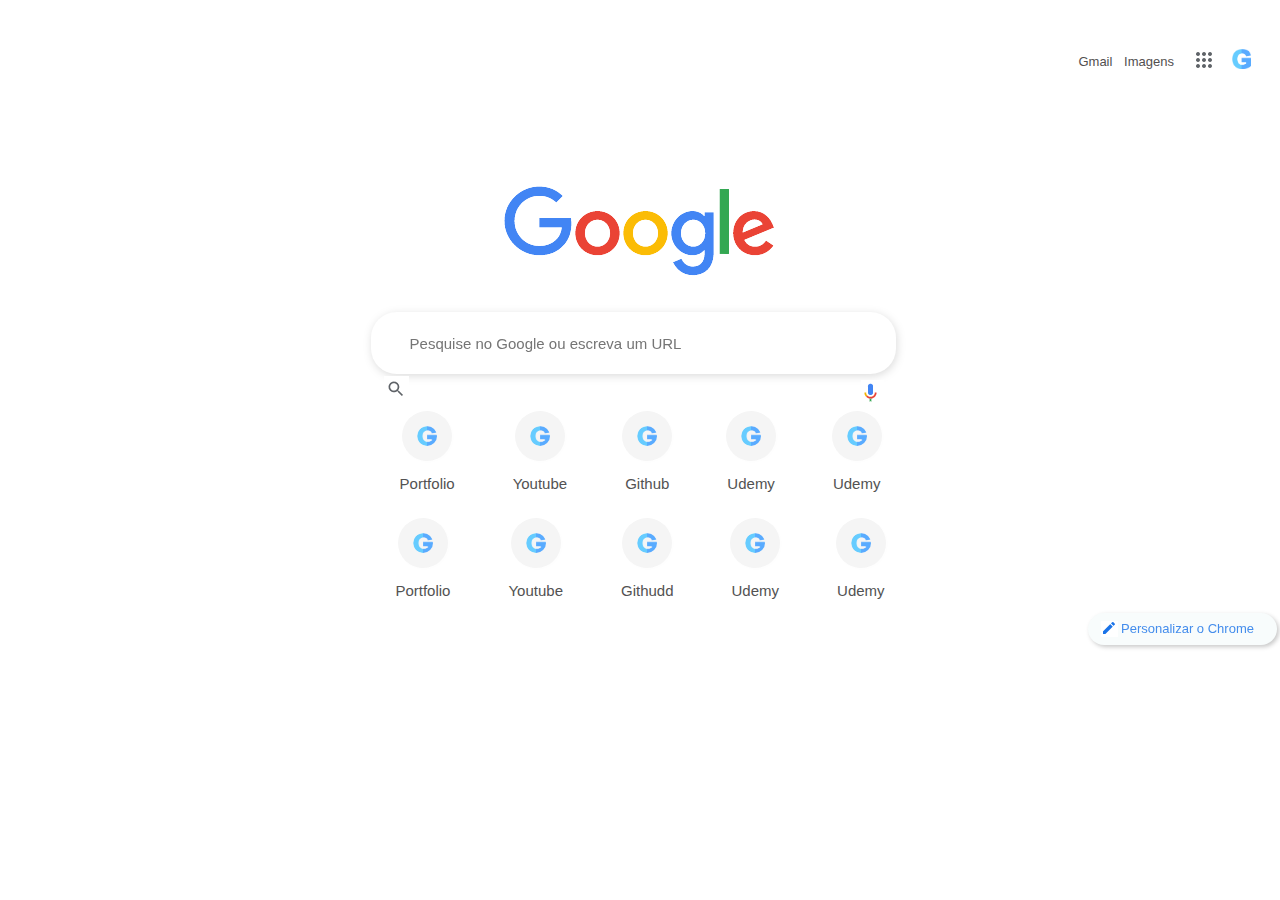
<file: Copia-de-site/index.html>
<!DOCTYPE html>
<html lang="en">
<head>
    <meta charset="UTF-8">
    <meta http-equiv="X-UA-Compatible" content="IE=edge">
    <meta name="viewport" content="width=device-width, initial-scale=1.0">
    <link rel="stylesheet" href="style-header.css">
    <link rel="stylesheet" href="style-body.css">
    <link rel="icon" href="imagens/icone-pagina.png">
    <title>Google</title>
</head>
<body>
    <header>
        <div class="topo">
            <ul class="link-topo" type="none">
                <li><a href="#">Gmail</a></li>
                <li><a href="#">Imagens</a></li>
                <li><a href="#"><img src="imagens/googleapps.png" alt="google apps"></a></li>
                <li><a href="https://portfoliotechggm.com.br"><img class="logo" src="imagens/logo.png" alt="logo"></a></li>
            </ul>
        </div>
    </header>
    
    <main>
        
        <div class="conteudo"><!--conteudo-->
            <a href="https://portfoliotechggm.com.br" target="_blank"><img class="google" src="imagens/logo-google.png"></a>
        </div><!--conteudo-->

        <div class="pesquisa-google"><!--pesquisa-google-->
            <input class="pesquisa" name="pesquisa" type="search" placeholder="Pesquise no Google ou escreva um URL">
            <figure class="icone-img">
                <img class="lupa" src="imagens/lupa.png" alt="lupa">
                <img class="microfone" src="imagens/microfone.png" alt="microfone">
            </figure>
        </div><!--pesquisa-google-->

        <div class="conteiner-destaques"><!--conteiner-destaques-->

            <nav class="tamanho-destaque">
                <ul class="link-destaque"type="none">
                    <div class="bloco"><li><a href="" alt=""><img class="img-destaques" src="imagens/logo.png">Portfolio</a></li></div>
                    <div class="bloco"><li><a href="" alt=""><img class="img-destaques" src="imagens/logo.png">Youtube</a></li></div>
                    <div class="bloco"><li><a href="" alt=""><img class="img-destaques" src="imagens/logo.png">Github </a></li></div>
                    <div class="bloco"><li><a href="" alt=""><img class="img-destaques" src="imagens/logo.png">Udemy</a></li></div>
                    <div class="bloco"><li><a href="" alt=""><img class="img-destaques" src="imagens/logo.png">Udemy</a></li></div>
                </ul>
                <ul class="link-destaque"type="none">
                    <div class="bloco"><li><a href="#" alt=""><img class="img-destaques" src="imagens/logo.png">Portfolio</a></li></div>
                    <div class="bloco"><li><a href="#" alt=""><img class="img-destaques" src="imagens/logo.png">Youtube</a></li></div>
                    <div class="bloco"><li><a href="#" alt=""><img class="img-destaques" src="imagens/logo.png">Githudd</a></li></div>
                    <div class="bloco"><li><a href="#" alt=""><img class="img-destaques" src="imagens/logo.png">Udemy</a></li></div>
                    <div class="bloco"><li><a href="#" alt=""><img class="img-destaques" src="imagens/logo.png">Udemy</a></li></div>
                </ul>
            </nav>

        </div><!--conteiner-destaques-->
        
        <div class="personalizar"><!--Personalizar-->
            <div class="discricao">

                <picture>
                    <a href="#"><img class="img-personalizar" src="imagens/lapis.png">Personalizar o Chrome</a>
                </picture>
            </div>
        </div><!--Personalizar-->

    </main>
    
    
</body>
</html>
</file>
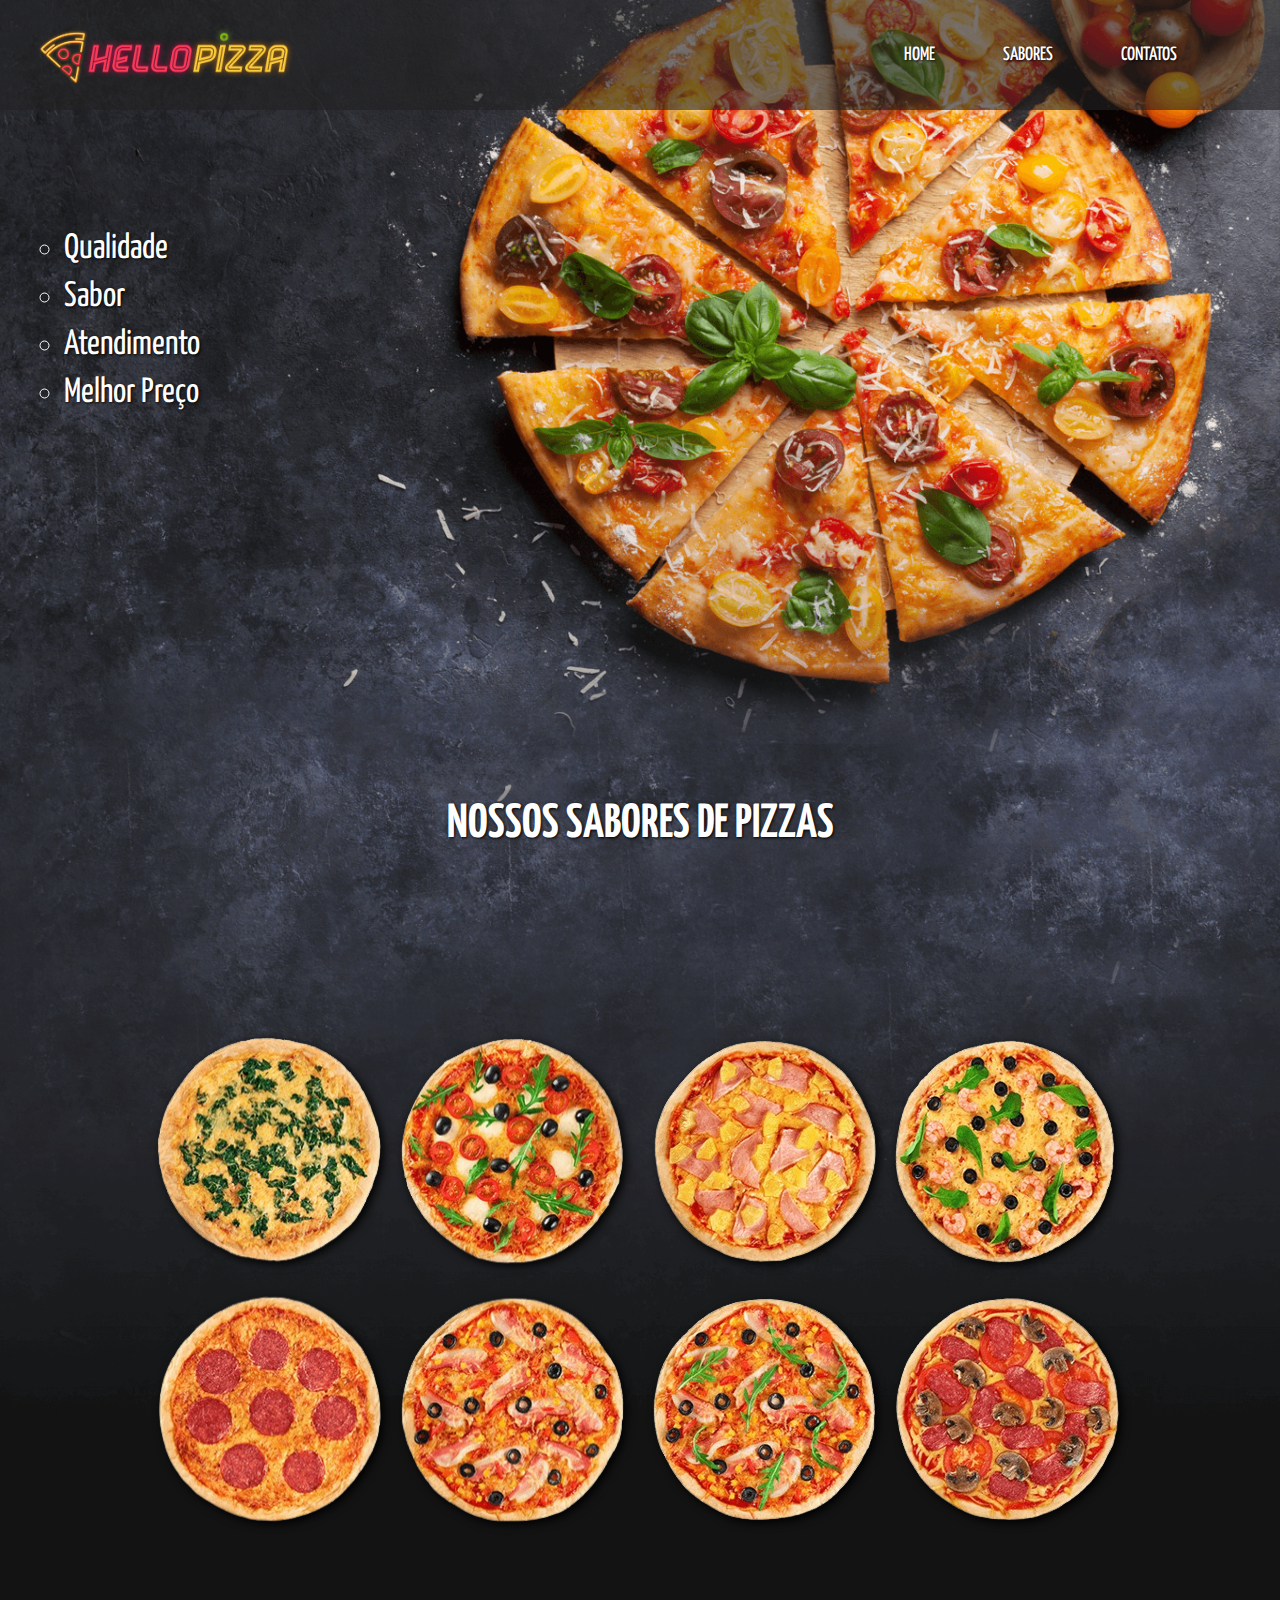
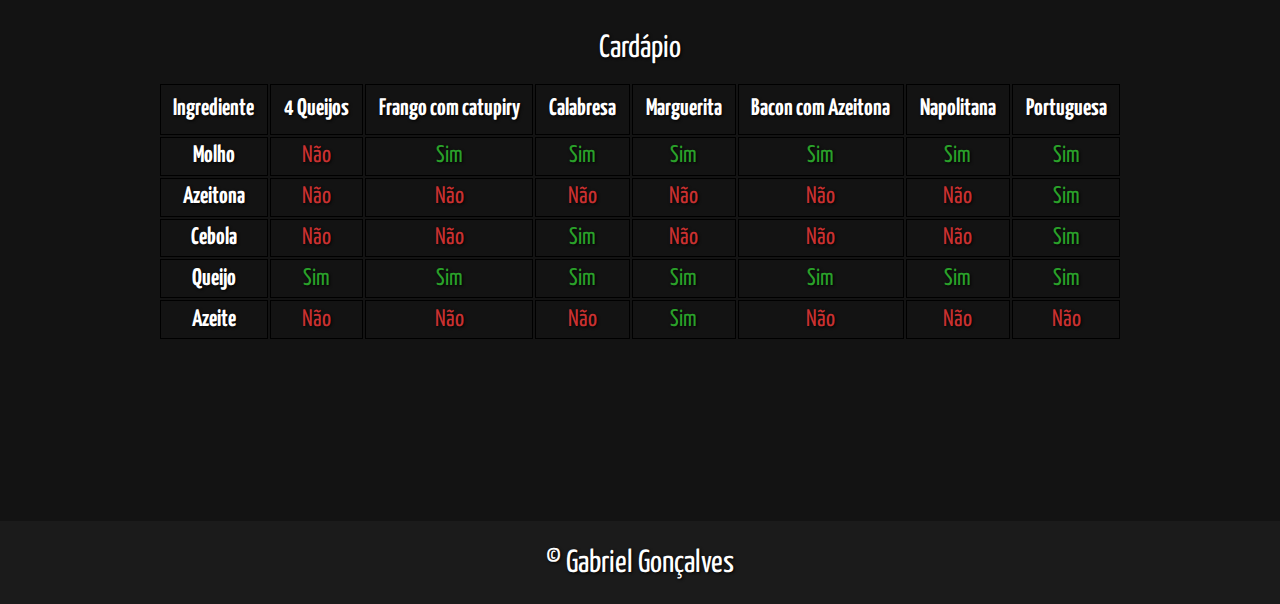
<file: hello-pizza/index.html>
<!DOCTYPE html>
<html lang="en">
<head>
    <meta charset="UTF-8">
    <meta http-equiv="X-UA-Compatible" content="IE=edge">
    <meta name="viewport" content="width=device-width, initial-scale=1.0">
    <link rel="stylesheet" type="text/css" href="style-header.css">
    <link rel="stylesheet" type="text/css" href="style-body.css">
    <link rel="stylesheet" type="text/css" href="style-footer.css">
    <link rel="icon" href="imagens/icone-pizza.png">
    <title>Hello Pizza</title>
</head>
<body>
    <header>
        <div class="topo">
            <img src="imagens/logo-helloPizza.png" alt="logo" class="logo">

            <section class="links">
                <nav>
                    <ul type="none">
                        <li><a href="#">Home</a></li>
                        <li><a href="#">Sabores</a></li>
                        <li><a href="#">Contatos</a></li>
                    </ul>
                </nav>
            </section>
        </div>
    </header>
    <main>
        <div class="conteudo"><!--conteudo-->
            <section class="descricao">
                <ul type="circle">
                    <li>Qualidade</li>
                    <li>Sabor</li>
                    <li>Atendimento</li>
                    <li>Melhor preço</li>
                </ul>
            </section>
            
            <h1 class="titulo">Nossos Sabores de pizzas</h1>

            <div class="sabores"><!--sabores-->
                <img src="imagens/sabores-pizzas1.png" alt="" class="img-sabores">
                <img src="imagens/sabores-pizzas2.png" alt="" class="img-sabores">
            </div><!--sabores-->
        </div><!--conteudo-->

        <div class="tabelasabores"><!--tabela-sabores-->
            <section>
                <table>
                    <caption>Cardápio</caption>
                  <thead>
                    <tr>
                        <th>Ingrediente</th>
                        <th>4 Queijos</th>
                        <th>Frango com catupiry</th>
                        <th>Calabresa</th>
                        <th>Marguerita</th>
                        <th>Bacon com Azeitona</th>
                        <th>Napolitana</th>
                        <th>Portuguesa</th>
                    </tr>
                  </thead>
                  <tbody>
                      <tr>
                          <td><strong>Molho</strong></td>
                          <td class="nao">Não</td>
                          <td class="sim">Sim</td>
                          <td class="sim">Sim</td>
                          <td class="sim">Sim</td>
                          <td class="sim">Sim</td>
                          <td class="sim">Sim</td>
                          <td class="sim">Sim</td>
                      </tr>
                      <tr>
                        <td><strong>Azeitona</strong></td>
                        <td class="nao">Não</td>
                        <td class="nao">Não</td>
                        <td class="nao">Não</td>
                        <td class="nao">Não</td>
                        <td class="nao">Não</td>
                        <td class="nao">Não</td>
                        <td class="sim">Sim</td>
                    </tr>
                    <tr>
                        <td><strong>Cebola</strong></td>
                        <td class="nao">Não</td>
                        <td class="nao">Não</td>
                        <td class="sim">Sim</td>
                        <td class="nao">Não</td>
                        <td class="nao">Não</td>
                        <td class="nao">Não</td>
                        <td class="sim">Sim</td>
                    </tr>
                    <tr>
                        <td><strong>Queijo</strong></td>
                        <td class="sim">Sim</td>
                        <td class="sim">Sim</td>
                        <td class="sim">Sim</td>
                        <td class="sim">Sim</td>
                        <td class="sim">Sim</td>
                        <td class="sim">Sim</td>
                        <td class="sim">Sim</td>
                    </tr>
                    <tr>
                        <td><strong>Azeite</strong></td>
                        <td class="nao">Não</td>
                        <td class="nao">Não</td>
                        <td class="nao">Não</td>
                        <td class="sim">Sim</td>
                        <td class="nao">Não</td>
                        <td class="nao">Não</td>
                        <td class="nao">Não</td>
                    </tr>
                  </tbody>
                </table>
            </section>
        </div><!--tabela-sabores-->
    </main>
    <footer class="rodape">
        <p>&copy; Gabriel Gonçalves</p>
    </footer>
</body>
</html>
</file>
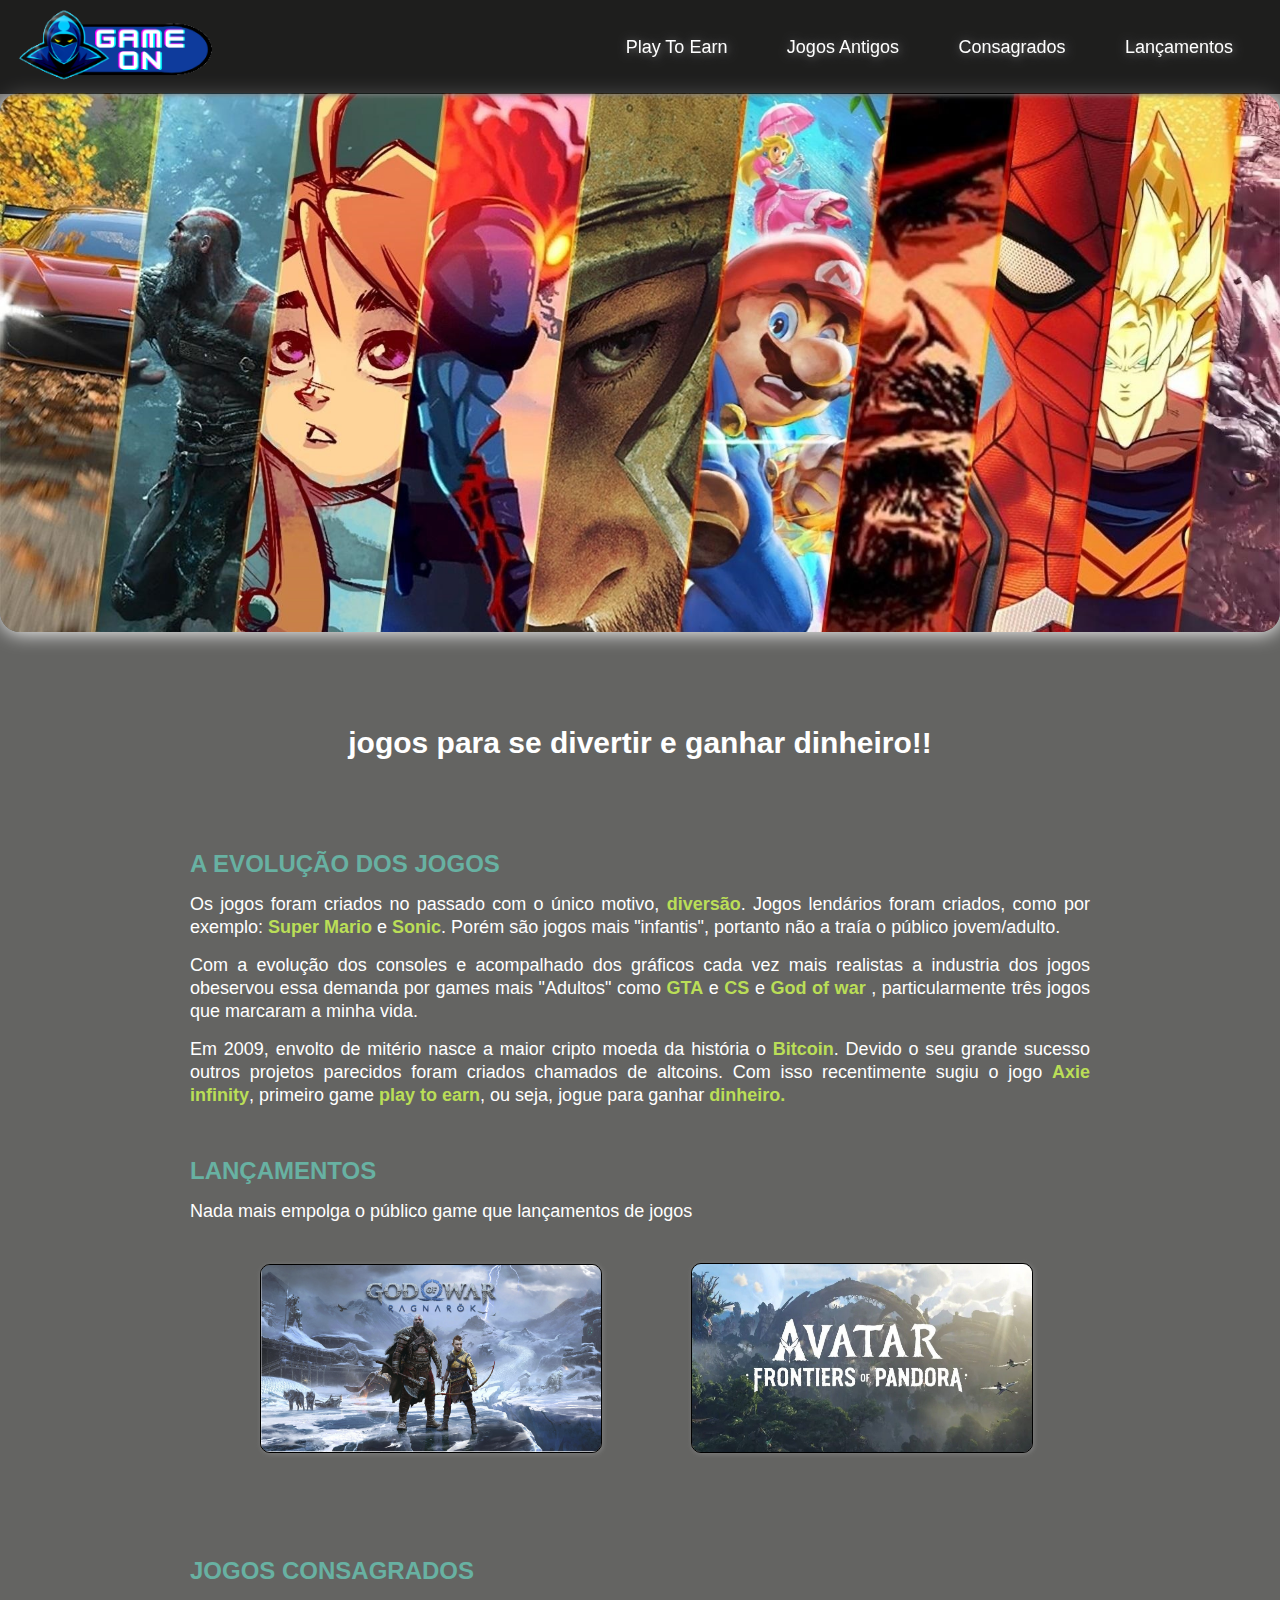
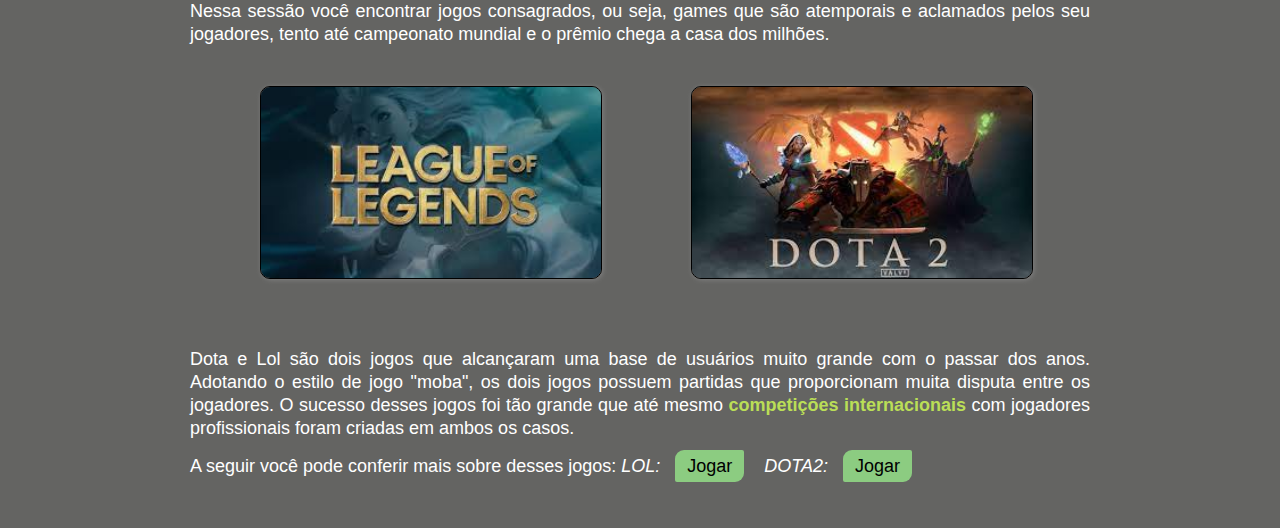
<file: Site de jogos - Copia/index.html>
<!DOCTYPE html>
<html lang="en">
<head>
    <meta charset="UTF-8">
    <meta http-equiv="X-UA-Compatible" content="IE=edge">
    <meta name="viewport" content="width=device-width, initial-scale=1.0">
    <link rel="stylesheet" type="text/css" href="style_body.css">
    <link rel="stylesheet" type="text/css" href="style_header.css">
    <title>GAME ON</title>
</head>
<body>
    
     <header>  
      <div>
        <figure>
          <a href="index.html"><img class="logo" src="imagens/Logo.png"></a>
       </figure>
        </div><!--Logo--> 
        
        <div class="cabeçalho"> 
          <nav>
            <li type="none" ><a href="#" class="topolink">Play to earn</a></li>
            <li type="none"><a href="#"class="topolink">Jogos Antigos</a></li>
            <li type="none"><a href="#consagrados"class="topolink">Consagrados</a></li>
            <li type="none"><a href="#"class="topolink">Lançamentos</a></li>
          </nav>
        </div><!--cabeçalho-->
     </header>
    
    <div class="conteudo">
      <div>
        <img class="imgdestaque" src="imagens/Banner.jpg">
       <h2 class="textdestaque"></h2>
      </div>
      <section><!--Indrodução ao conteudo-->
        <h1>Jogos para se divertir e ganhar dinheiro!!</h1>
        <h2>A evolução dos jogos </h2>
        <p>Os jogos foram criados no passado com o único motivo, <span>diversão</span>.
             Jogos lendários foram criados, como por exemplo: <span>Super Mario</span> e <span> Sonic</span>.
             Porém são jogos mais "infantis", portanto não a traía o público jovem/adulto.</p>

        <p>Com a evolução dos consoles e acompalhado dos gráficos cada vez mais realistas 
              a industria dos jogos obeservou essa demanda por games mais "Adultos" como <span>GTA</span> e <span>CS</span> e <span>God of war</span>
            , particularmente três jogos que marcaram a minha vida.</p>
        <p>Em 2009, envolto de mitério nasce a maior cripto moeda da história o <span>Bitcoin</span>.
             Devido o seu grande sucesso outros projetos parecidos foram criados chamados de altcoins.
             Com isso recentimente sugiu o jogo <span>Axie infinity</span>, primeiro game <span>play to earn</span>, ou seja, jogue para ganhar <span>dinheiro.</span> </p>
      </section><!--Indrodução ao conteudo-->
      
      <section><!--Lançamentos-->
         <h2 id="Lançamentos">Lançamentos</h2>
         <p>Nada mais empolga o público game que lançamentos de jogos </p>
         <figure>
          <img class="fotosjogos" src="imagens/LANCAMENTO god-of-war-ragnarok.png"alt="God of War" title="God of War">
          <img class="fotosjogosAvatar" src="imagens/LANCAMENTO avatar.jpg" alt="Avatar" title="Avatar">
        </figure>
      </section><!--Lançamentos-->
          
        <section><!--Consagrados-->
          <h2 id="consagrados">Jogos Consagrados</h2>
          <p>Nessa sessão você encontrar jogos consagrados, ou seja, games que são atemporais e aclamados pelos seu jogadores, tento até campeonato mundial e o prêmio chega a casa dos milhões.</p>
            <figure>
            <img class="fotosjogos" src="imagens/LOL.png" alt="LOL" title="LOL">
            <img class="fotosjogos" src="imagens/DOTA.png" alt="DOTA" title="DOTA">
            </figure>
            <p>Dota e Lol são dois jogos que alcançaram uma base de usuários muito grande com o passar dos anos. Adotando o estilo de jogo "moba", os dois jogos possuem partidas que proporcionam muita disputa entre os jogadores. O sucesso desses jogos foi tão grande que até mesmo <span>competições internacionais</span> com jogadores profissionais foram criadas em ambos os casos.</p>
            <p>A seguir você pode conferir mais sobre desses jogos: <em>LOL:</em><a href="https://www.leagueoflegends.com/pt-br/" target="_blank" class="link">Jogar</a> <em>DOTA2:</em><a class="link" href="https://www.dota2.com/home" target="_blank" >Jogar</a></p>
        </section><!--Consagrados-->

    </div><!--Conteudo-->
    
    
</body>
</html>
</file>
<file: Copia-de-site/style-header.css>
*{
    margin: 0;
    padding: 0;
    box-sizing: border-box;
}
.link-topo{
    display: flex;
    align-items: center;
    text-align: right;
    margin-left: 82.8vw;
    padding: 1%;
    margin-top: 1.8vw;
}
ul li{
    padding: 3%;
}

.topo li a{
    text-decoration: none;
    color: #000;
    color:rgb(82, 79, 79);
    font-weight: normal;
    font-family:'Arial';
    font-size: 13px;
}
.logo{
    width: 1.5vw;
}
</file>
<file: Copia-de-site/style-body.css>
html{
    width: 100% ;
}
.conteudo{
    justify-content: center;
    text-align: center;
}
.google{
    position: relative;
    top: 6.5vw;
}
.pesquisa{
    padding: 0 3vw;
    width: 41vw;
    height: 6.8vh;
    border: none;
    filter: drop-shadow(1px 2px 4px rgb(219, 219, 219));
    border-radius: 2vw;
    position: relative;
    top:9vw;
    left: 29vw;
    font-size: 15px;
    color:rgb(61, 59, 59);
   
}

.lupa{
    position: relative;
    left: 30vw;
    top:13vh
}
.microfone{
    position:relative;
    top:13.5vh;
    left: 65vw;
}
.link-destaque{
    display: flex;
    align-items: center;
    text-align: center;
    justify-content: center;
    box-sizing: border-box;
}
.link-destaque .bloco:hover{
    display: flex;
    align-items: center;
    text-align: center;
    justify-content: center;
    background-color: rgb(217, 223, 223);
    border-radius: 5px;
    transition: .2s ease-in-out;
    box-sizing: border-box;
}
.link-destaque li{
    margin: 9px 4px;
}
.img-destaques{
    width: 50px;
    height: 50px;
    background-color: rgb(245, 245, 245);
    padding: 15px;
    border-radius: 50%;
    margin-bottom: 10px;
    filter: drop-shadow(1px 1px 1px rgb(253, 253, 253));
}
.conteiner-destaques{
    position: relative;
    top:110px;
}
.tamanho-destaque{
    width: 10px;
    display: inline;
}
.link-destaque div li a{
    text-decoration: none;
    color:rgb(82, 82, 82);
    font-family:'Arial';
    font-size: 15px;
}
.discricao{
    
    position: relative;
    top:9vw;
    text-align: center;
    filter: drop-shadow(2px 2px 2px rgb(201, 201, 201));
}
.discricao picture a{
    font-size: 13px;
    text-decoration: none;
    display: flex;
    justify-items: center;
    background-color: rgb(248, 252, 252);
    padding: 8px 13px;
    border-radius: 30px;
    text-align: center;
    font-family:'Arial';
    color: #448dec;
    font-weight: 100;
    
}
.personalizar{
    width: 189px;
    margin: 0px 0px 0px 85vw;
    position: relative;
    bottom: 4px;
}
.img-personalizar{
    margin-right:3px;
}
</file>
<file: hello-pizza/style-header.css>
*{
    margin: 0;
    padding:0;
    box-sizing: border-box;
    font-family:'Yanone Kaffeesatz', sans-serif;
}
header{
    background-color: rgba(34, 33, 33, 0.6);
}
.topo{
    padding: 2% 3%;
    display: flex;
    justify-content: space-between;
    align-items: center;
}
.links{
    padding: 0 6%;
}
.links li{
    display: inline-block;
}
.links li a{
    padding: 0 6%;
    margin-left: 4rem;
    color:#fff;
    font-size: 1.2rem;
    text-decoration: none;
    text-transform:uppercase;
    font-weight: 500;
    font-family:'Yanone Kaffeesatz', sans-serif;
    text-shadow: 1px 1px 3px black;
}
.logo{
    max-width: 20vw;
}
@media (max-width:480px){
    .links li a{
        padding: 0 6%;
        margin-left: 3rem;
        color:#fff;
        font-size: 14px;
        text-decoration: none;
        text-transform:uppercase;
        font-weight: 500;
        font-family:'Yanone Kaffeesatz', sans-serif;
        text-shadow: 1px 1px 3px black;
    }
    .logo{
        max-width: 25vw;
    }
    .topo{
        display: flex;
        justify-items: center;
    }
}
</file>
<file: hello-pizza/style-body.css>
@import url('https://fonts.googleapis.com/css2?family=Yanone+Kaffeesatz:wght@500&display=swap');
.descricao{
    margin: 9% 5%;
    line-height: 3rem;
    font-size: 2.2rem;
    color: #fff;
    text-transform: capitalize;
    font-family:'Yanone Kaffeesatz', sans-serif;
    text-shadow: 1px 1px 3px black;
}
body{
    background-image: url(imagens/background-pizza.png);
    background-size: 100%;
    background-repeat: no-repeat;
    object-fit: cover;
    background-color:#131313;
}
.titulo{
    position: relative;
    top:21vw;
    display: inline-block;
    text-align: center;
    font-size: 3rem;
    color: #fff;
    text-transform: capitalize;
    text-shadow: 1px 1px 3px black;
    text-transform: uppercase;  
    display: flex;
    justify-content: center;
}
.img-sabores{
    filter:drop-shadow(3px 3px 5px rgb(0, 0, 0))
}
.sabores{
    margin: 0 auto;
    text-align: center;
    display: flex;
    justify-content: center;
    position: relative;
    top: 50vh;
    text-align: center;
}
.tabelasabores{
    position: relative;
    top:60vh;
    color:#fff;
    font-size: 1.5rem;
    text-align: center;
    text-shadow: 1px 1px 3px rgb(0, 0, 0);
    display: flex;
    justify-content: center;
    
}
.sim{
    color:rgb(42, 160, 42)
}
.nao{
    color:rgb(201, 49, 49)
}
th{
    border: 1px solid black;
    padding: 1vw;
}
td{
    border: 1px solid black;
    padding:  0.5vw 0;
}
caption{
    margin-bottom: 2vh;
    font-size: 2rem;
    text-shadow: 1px 1px 3px rgb(0, 0, 0);
}
@media (max-width:480px){
    .sabores{
        display: inline-block;
        justify-content: center;
    }
    .img-sabores{
        filter:drop-shadow(3px 3px 5px rgb(0, 0, 0));
    }
    body{
        background-image: url(imagens/background-pizza.png);
        background-size: 570px;
        background-repeat: no-repeat;
        object-fit: cover;
        background-color:#131313;
        width: 100vw;
    }
    .sabores{
        justify-content: center ;
    }
    .tabelasabores{
        font-size: 15px;
    }
    .conteudo{
        margin-left: 20px;
    }
}
</file>
<file: hello-pizza/style-footer.css>
.rodape{
    background-color: aqua;
    position: relative;
    top:80vh;
    text-align: center; 
    background-color: rgba(34, 33, 33, 0.6);
}
.rodape p{
    font-size: 2rem;
    padding: 2% 0;
    color:#fff;
    text-shadow: 1px 1px 3px black;
}
.direcionar{
    background-color: black;
}
</file>
<file: Site de jogos - Copia/style_body.css>
body{
    background-color: rgb(100, 100, 98);
    margin-top: 93px;
}
.conteudo section{
    width: 900px;
    margin: 50px auto;
}
.imgdestaque{
    width: 100%;
    box-shadow: 1px 1px 20px #ffffff;
    border-radius: 20px; 
}
h1{
    font-size: 30px;
    font-family:'Franklin Gothic Medium', 'Arial Narrow', Arial, sans-serif;
    text-align: center;
    margin-bottom:90px;
    margin-top: 90px;
    text-transform:lowercase;
}
h2{
    color:#68b1a2;
    text-transform: uppercase;
    /*border-left: 2px solid bisque;
    background-color: rgb(255, 255, 255);
    margin-right: 600px;
    margin-bottom: 40px;*/
}
.fotosjogos{
    width: 340px;
    margin-right:15px;
    border: 1px solid rgb(0, 0, 0);
    border-radius: 10px;
    margin-left: 70px;
    box-shadow: 1px 1px 5px #808080;
    margin-bottom: 50px;
    margin-top: 40px;
}
.fotosjogosAvatar{
    width: 340px;
    height: 188px;
    margin-right:15px;
    border: 1px solid rgb(0, 0, 0);
    border-radius: 10px;
    margin-left: 70px;
    box-shadow: 1px 1px 5px #808080;
    margin-bottom: 50px;
    margin-top: 40px;
}
p{
    font-size: 18px;
    text-align: justify;
    margin-top: 15px;
    line-height: 23px;
    
}
span{
    font-weight: bold;
    color:#bade57;
}
.link{
    margin:15px;
    text-decoration: none;
    color: rgb(0, 0, 0);
    background-color: #8ccc81;
    border-radius: 9px 2px 9px 2px;
    padding: 6px 12px;
    font-weight: 400;
}
</file>
<file: Site de jogos - Copia/style_header.css>
*{
    margin: 0;
    padding:0;
    box-sizing: 0;
    font-family: 'Franklin Gothic Medium', 'Arial Narrow', Arial, sans-serif;
    color:#fff
    
}
.logo{
    width: 200px;
    margin-left: 15px;
}
.logo:hover{
    width: 200px;
    margin-left: 15px;
    filter: drop-shadow(2px 2px 5px rgb(255, 255, 255));
    transition: .10s ease-out;
}
header{
    display: flex;
    justify-content: space-between;
    align-items: center;
    background-color: rgba(0, 0, 0, 0.7);
    position: fixed;
    top: 0;
    left: 0px;
    width: 100%;
    padding: 8px 3px;
    margin-bottom:10px;
    box-shadow: 1px 1px 5px #808080;
}
.cabeçalho nav li{
    display: inline-block;
    margin: 5px;
    margin-right: 50px;
}

.cabeçalho nav li .topolink{
    text-decoration: none;
    font-size: 18px;
    color:rgb(255, 255, 255);
    text-shadow: 1px 1px 10px #808080;
    text-transform:capitalize;
}
.topolink:hover{
    text-decoration: none;
    font-size: 5px;
    background-color: rgb(100, 100, 98);
    padding: 6px 12px;
    border: 1px solid rgba(241, 235, 235, 0.1);
    border-radius: 9px 2px;
    transition:.20s ease-in-out;
}
</file>
